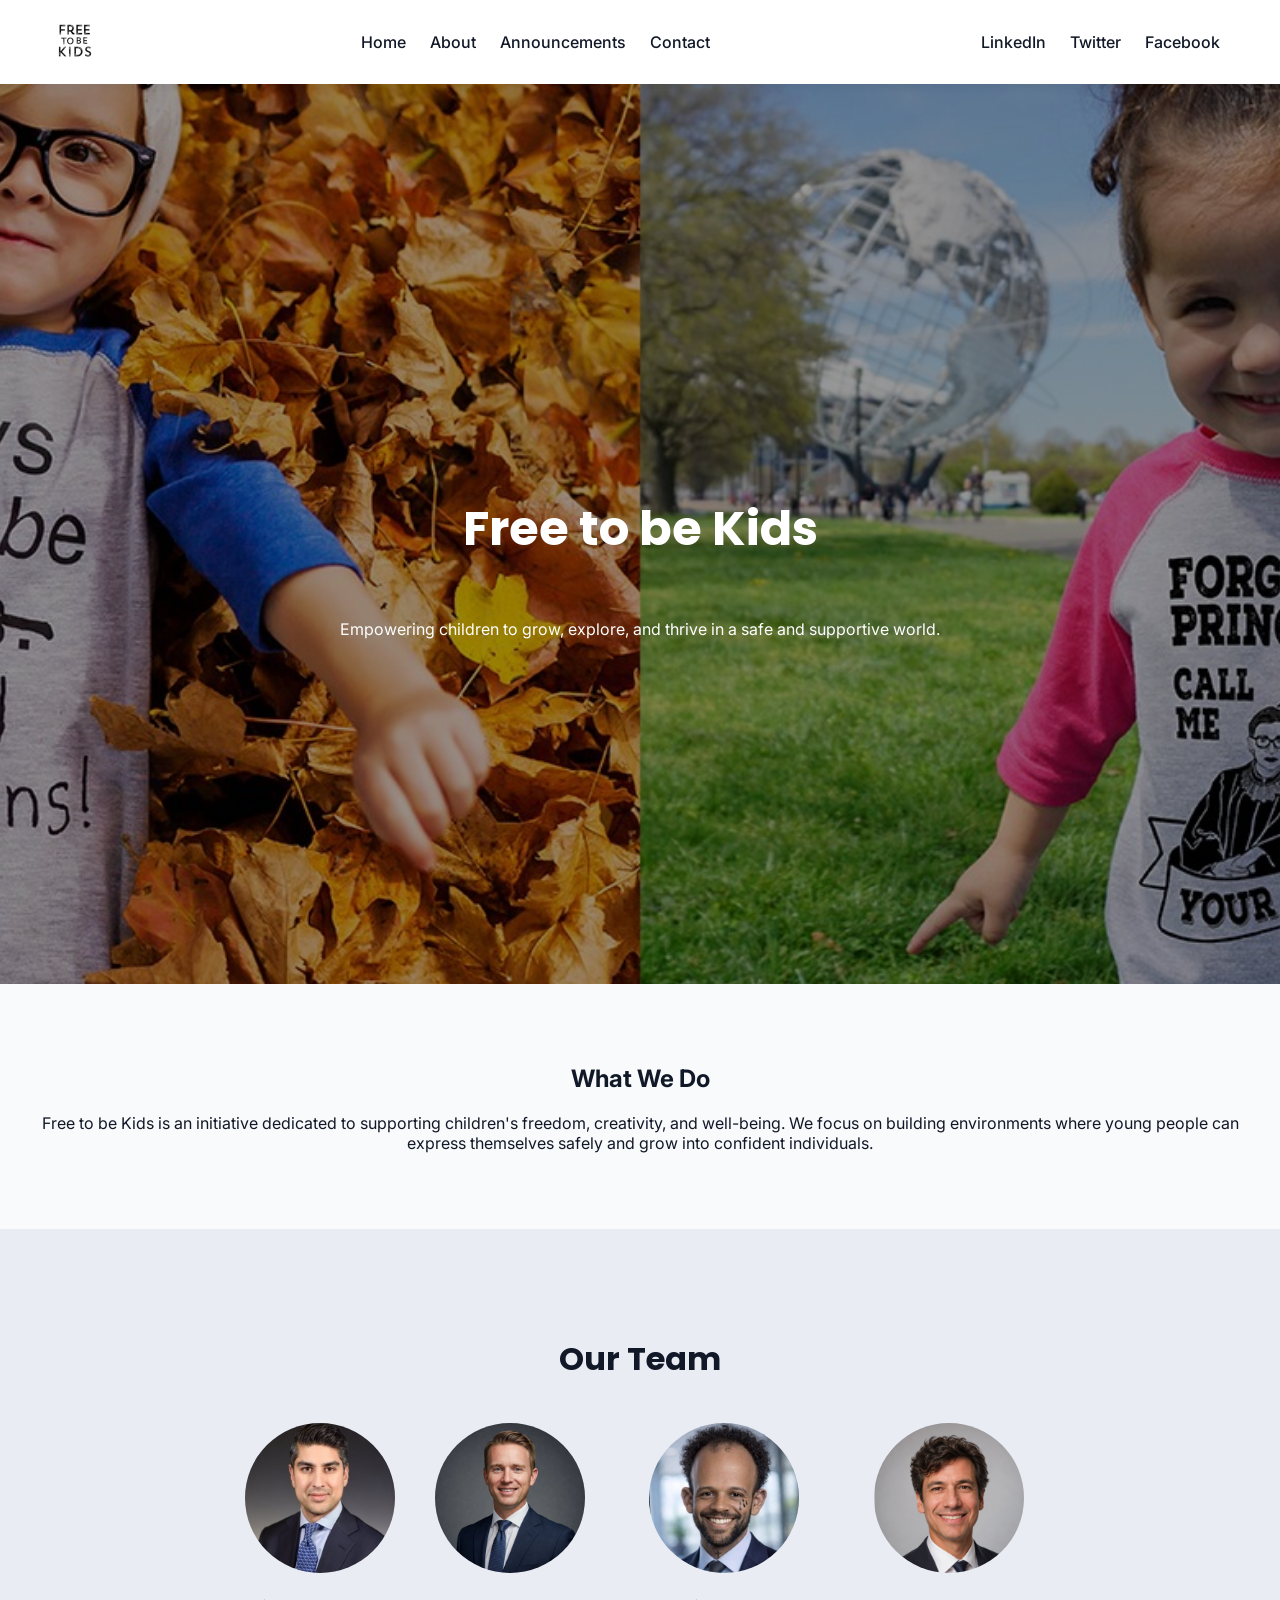
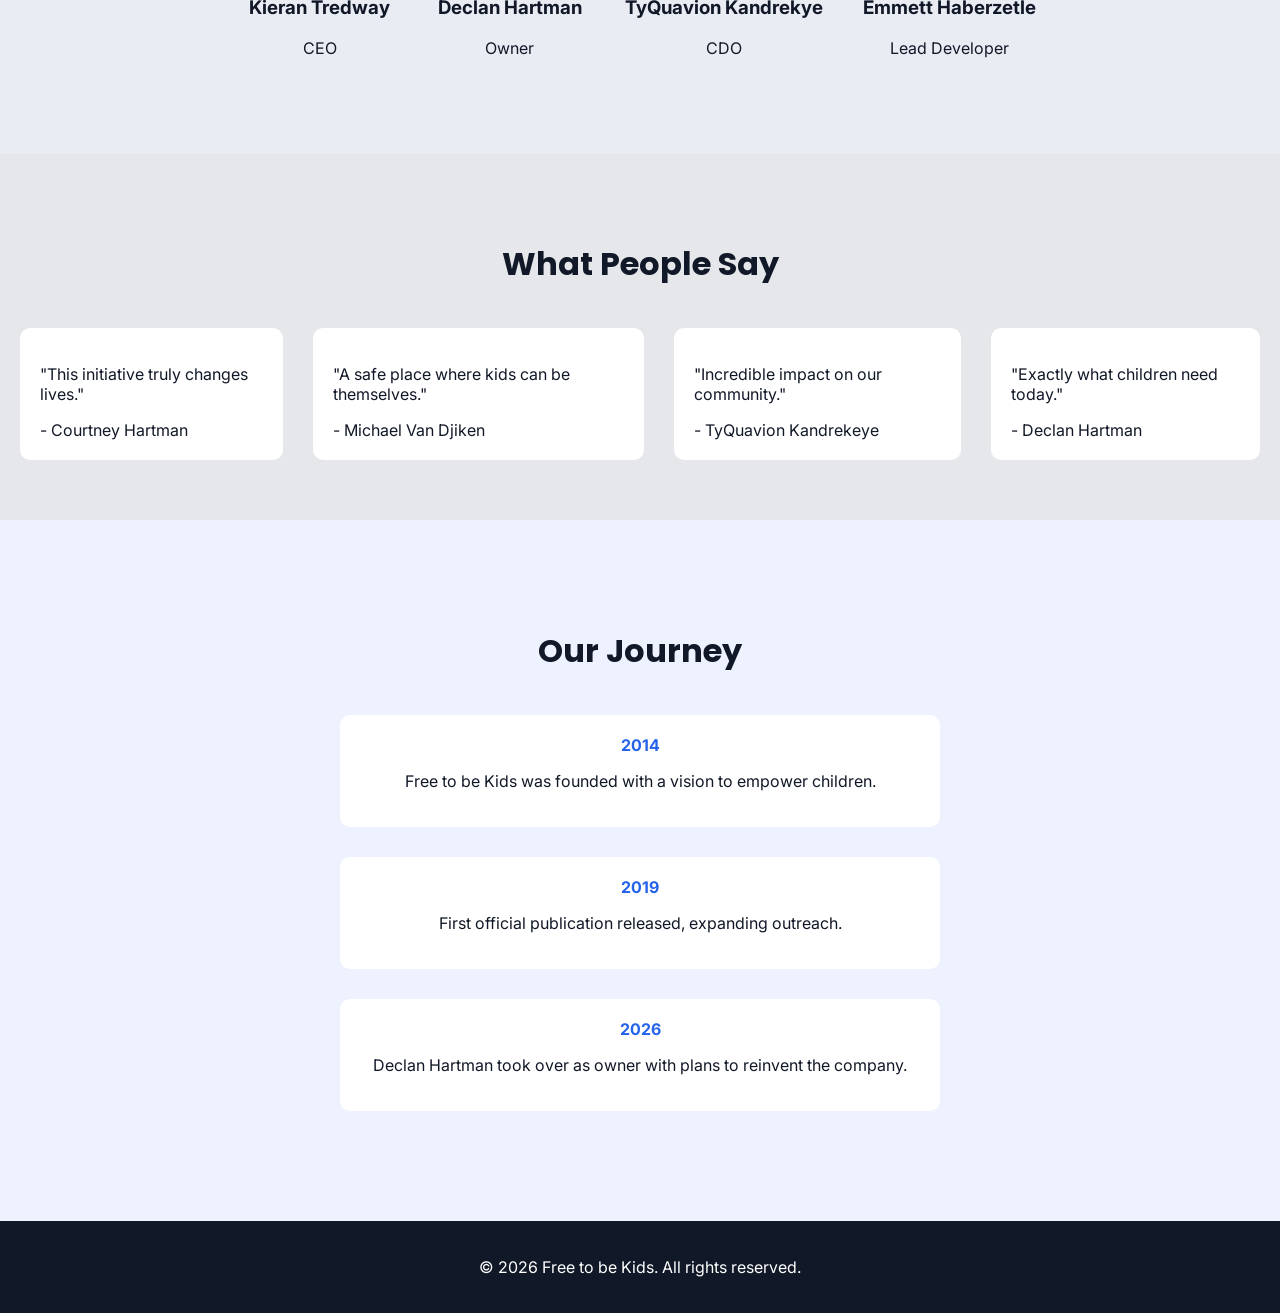
<file: index.html>
<!DOCTYPE html>
<html lang="en">
<head>
    <meta charset="UTF-8">
    <meta name="viewport" content="width=device-width, initial-scale=1.0">
    <title>Free to be Kids</title>

    <!-- Fonts -->
    <link href="https://fonts.googleapis.com/css2?family=Poppins:wght@400;600&family=Inter:wght@300;400;500&display=swap" rel="stylesheet">

    <link rel="stylesheet" href="styles.css">
</head>

<body>

<!-- HEADER -->
<header>
    <div class="logo">
        <img src="assets/logo/free-to-be-kids-logo.jpg" alt="Free to be Kids Logo">
    </div>

    <nav>
        <a href="index.html">Home</a>
        <a href="about.html">About</a>
        <a href="announcments.html">Announcements</a>
        <a href="contact.html">Contact</a>
    </nav>

    <div class="socials">
        <a href="https://www.linkedin.com/company/free-to-be-kids">LinkedIn</a>
        <a href="#">Twitter</a>
        <a href="#">Facebook</a>
    </div>
</header>

<!-- HERO -->
<section class="hero">
    <div class="hero-bg" style="background-image: url('assets/graphics/hero1.jpg')"></div>

    <div class="hero-overlay">
        <h1>Free to be Kids</h1>
        <p>Empowering children to grow, explore, and thrive in a safe and supportive world.</p>
    </div>
</section>

<!-- ABOUT -->
<section class="about">
    <h2>What We Do</h2>
    <p>
        Free to be Kids is an initiative dedicated to supporting children's freedom,
        creativity, and well-being. We focus on building environments where young people
        can express themselves safely and grow into confident individuals.
    </p>
</section>

<!-- TEAM -->
<section class="team fade-in">
    <h2 class="section-title">Our Team</h2>

    <div class="team-container">
        <div class="member">
            <img src="assets/team/kieran-tredway.jpg">
            <h3>Kieran Tredway</h3>
            <p>CEO</p>
        </div>

        <div class="member">
            <img src="assets/team/declan-hartman.jpg">
            <h3>Declan Hartman</h3>
            <p>Owner</p>
        </div>

        <div class="member">
            <img src="assets/team/tyquavion-kandrekeye.jpg">
            <h3>TyQuavion Kandrekye</h3>
            <p>CDO</p>
        </div>

        <div class="member">
            <img src="assets/team/emmett-haberzetle.jpg">
            <h3>Emmett Haberzetle</h3>
            <p>Lead Developer</p>
        </div>
    </div>
</section>

<!-- TESTIMONIALS -->
<section class="testimonials fade-in">
    <h2 class="section-title">What People Say</h2>

    <div class="testimonial-container">
        <div class="testimonial">
            <p>"This initiative truly changes lives."</p>
            <span>- Courtney Hartman</span>
        </div>

        <div class="testimonial">
            <p>"A safe place where kids can be themselves."</p>
            <span>- Michael Van Djiken</span>
        </div>

        <div class="testimonial">
            <p>"Incredible impact on our community."</p>
            <span>- TyQuavion Kandrekeye</span>
        </div>

        <div class="testimonial">
            <p>"Exactly what children need today."</p>
            <span>- Declan Hartman</span>
        </div>
    </div>
</section>

<!-- TIMELINE -->
<section class="timeline fade-in">
    <h2 class="section-title">Our Journey</h2>

    <div class="timeline-container">
        <div class="timeline-item">
            <span class="year">2014</span>
            <p>Free to be Kids was founded with a vision to empower children.</p>
        </div>

        <div class="timeline-item">
            <span class="year">2019</span>
            <p>First official publication released, expanding outreach.</p>
        </div>

        <div class="timeline-item">
            <span class="year">2026</span>
            <p>Declan Hartman took over as owner with plans to reinvent the company.</p>
        </div>
    </div>
</section>

<!-- FOOTER -->
<footer>
    <p>© 2026 Free to be Kids. All rights reserved.</p>
</footer>

<script src="script.js"></script>
</body>
</html>
</file>
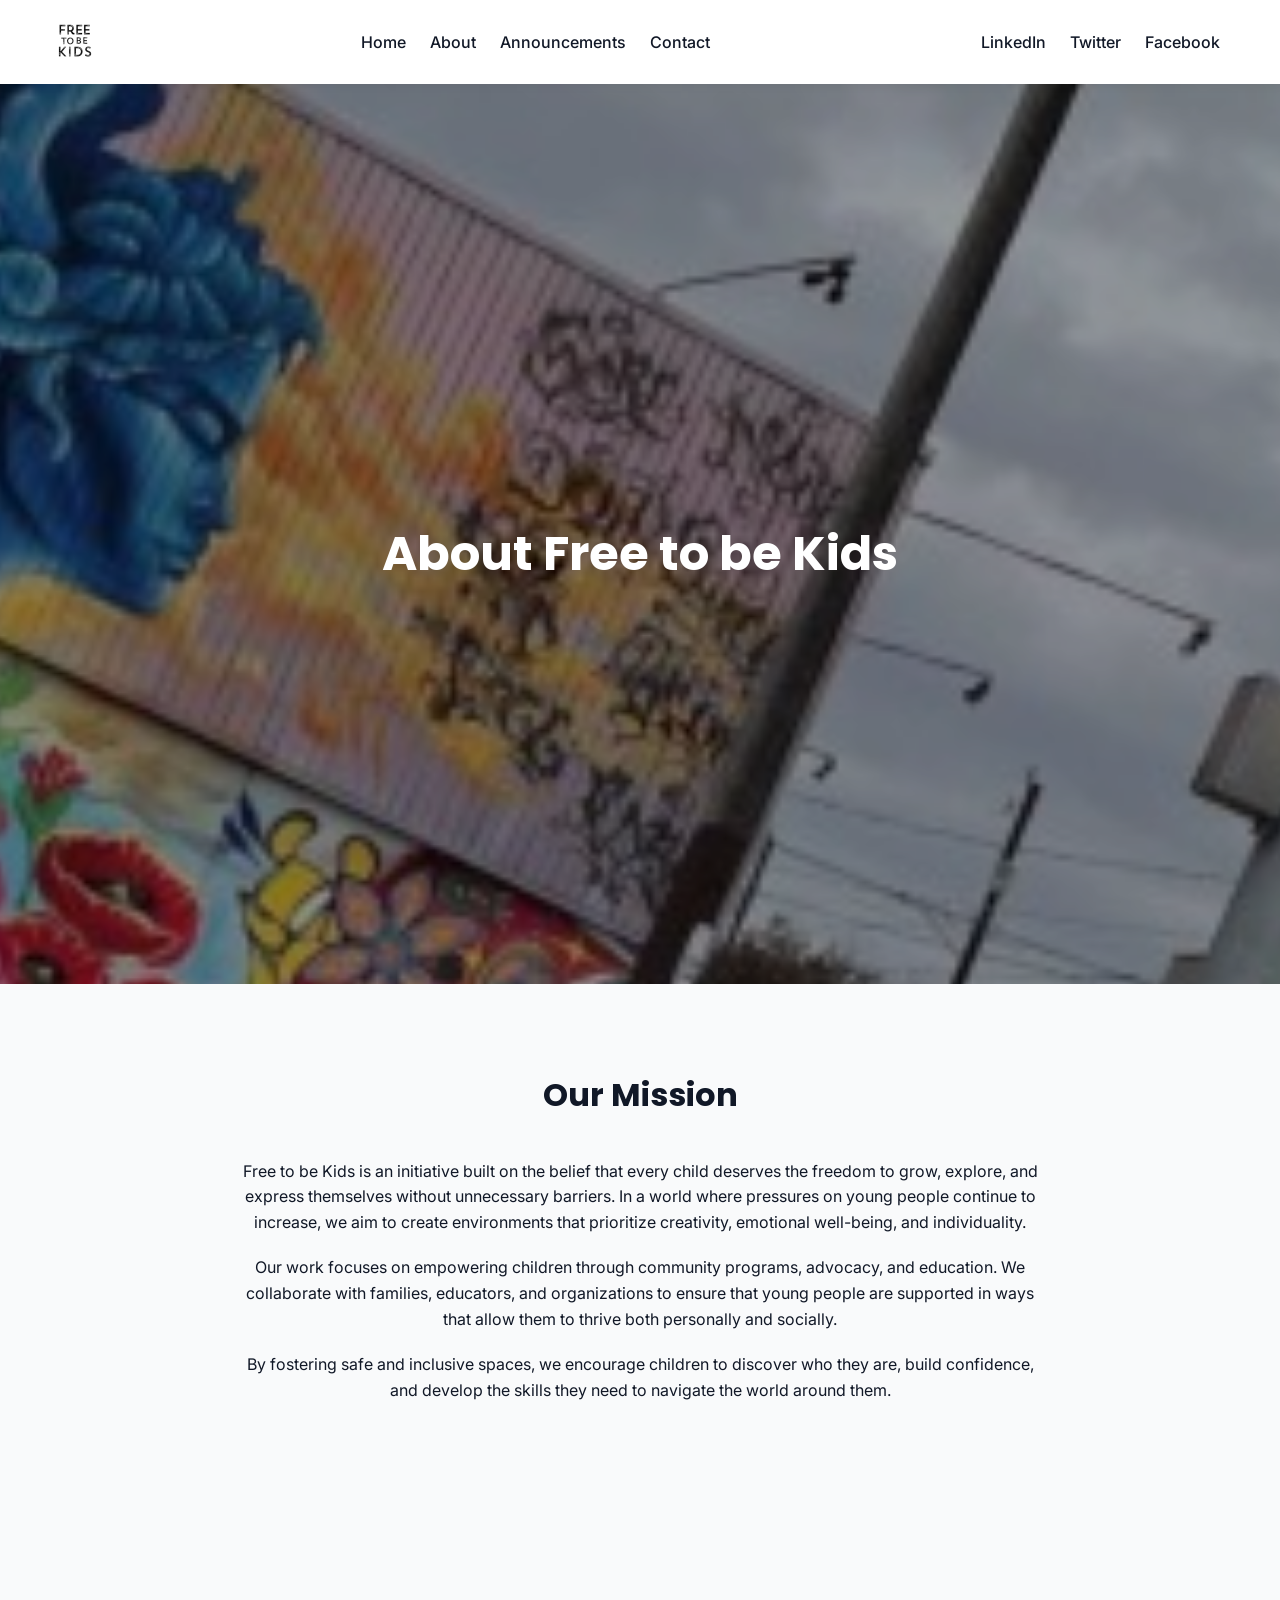
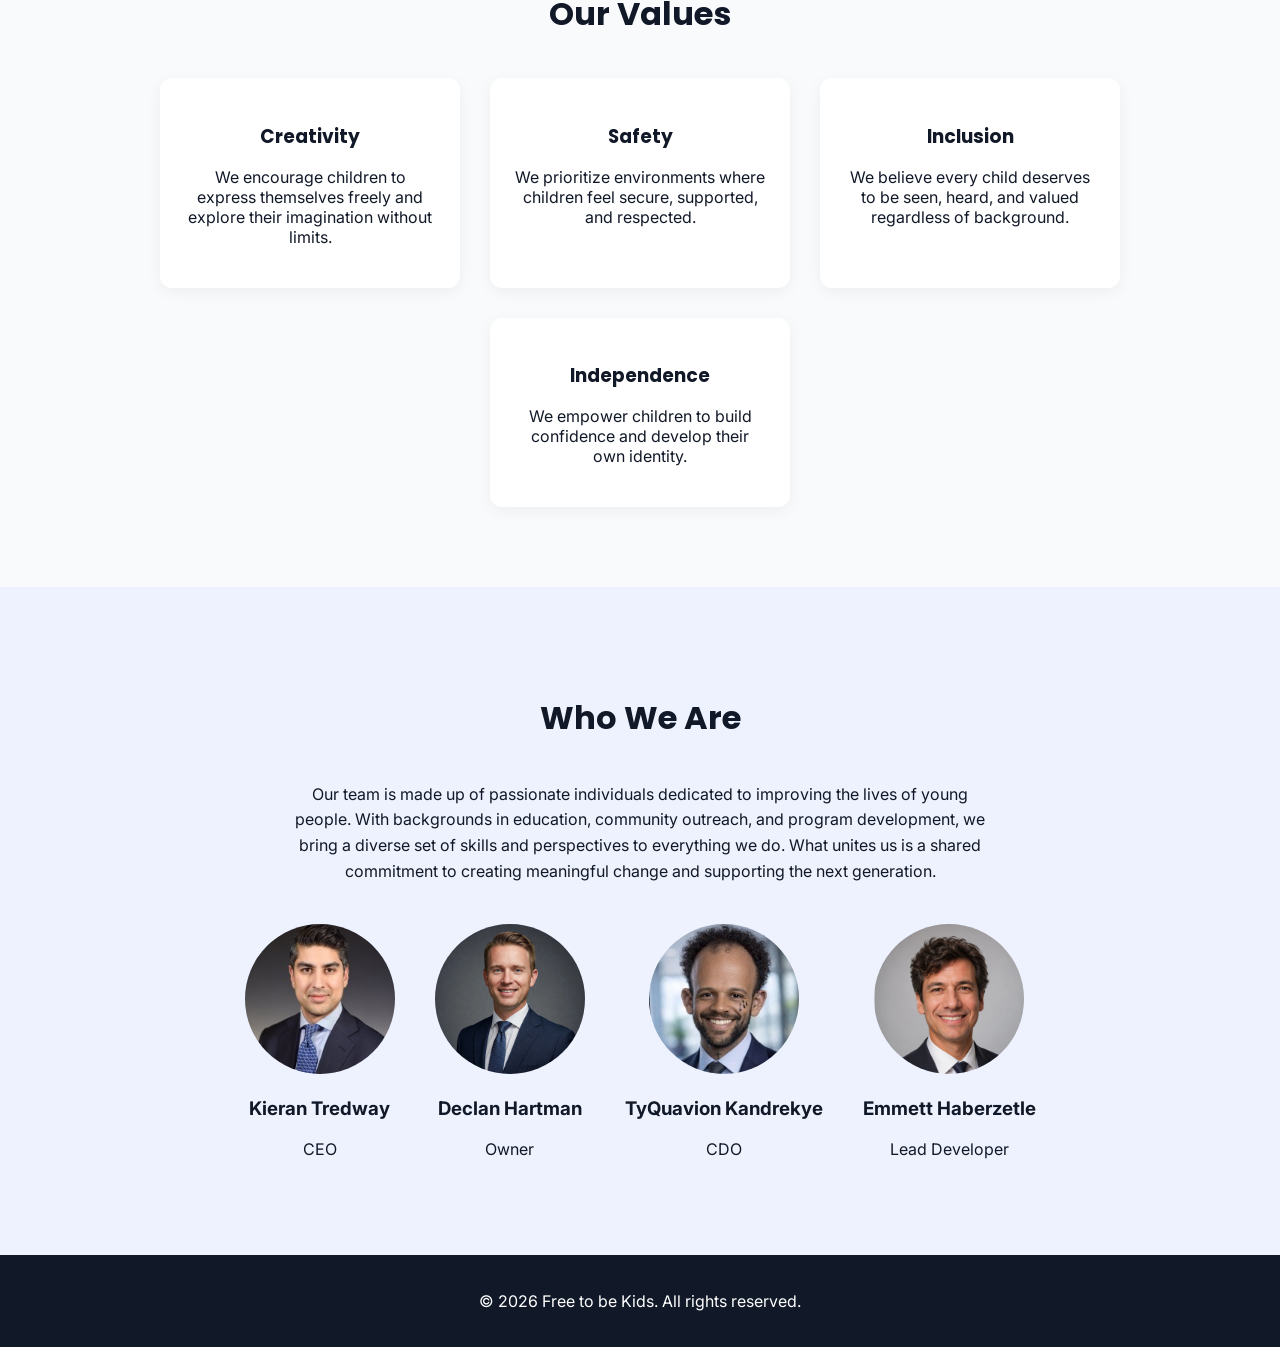
<file: about.html>
<!DOCTYPE html>
<html lang="en">
<head>
    <meta charset="UTF-8">
    <meta name="viewport" content="width=device-width, initial-scale=1.0">
    <title>About | Free to be Kids</title>

    <!-- Fonts -->
    <link href="https://fonts.googleapis.com/css2?family=Poppins:wght@400;600&family=Inter:wght@300;400;500&display=swap" rel="stylesheet">

    <link rel="stylesheet" href="styles.css">
</head>

<body>

<!-- HEADER -->
<header>
    <div class="logo">
        <img src="assets/logo/free-to-be-kids-logo.jpg" alt="Free to be Kids Logo">
    </div>

    <nav>
        <a href="index.html">Home</a>
        <a href="about.html">About</a>
        <a href="announcments.html">Announcements</a>
        <a href="contact.html">Contact</a>
    </nav>

    <div class="socials">
        <a href="https://www.linkedin.com/company/free-to-be-kids">LinkedIn</a>
        <a href="#">Twitter</a>
        <a href="#">Facebook</a>
    </div>
</header>

<!-- HERO -->
<section class="hero">
    <div class="hero-bg" style="background-image: url('assets/graphics/hero2.jpg')"></div>

    <div class="hero-overlay">
        <h1>About Free to be Kids</h1>
    </div>
</section>

<!-- LONG DESCRIPTION -->
<section class="about-content fade-in">
    <h2 class="section-title">Our Mission</h2>

    <p>
        Free to be Kids is an initiative built on the belief that every child deserves
        the freedom to grow, explore, and express themselves without unnecessary
        barriers. In a world where pressures on young people continue to increase,
        we aim to create environments that prioritize creativity, emotional well-being,
        and individuality.
    </p>

    <p>
        Our work focuses on empowering children through community programs,
        advocacy, and education. We collaborate with families, educators, and
        organizations to ensure that young people are supported in ways that allow
        them to thrive both personally and socially.
    </p>

    <p>
        By fostering safe and inclusive spaces, we encourage children to discover
        who they are, build confidence, and develop the skills they need to navigate
        the world around them.
    </p>
</section>

<!-- VALUES -->
<section class="values fade-in">
    <h2 class="section-title">Our Values</h2>

    <div class="values-container">
        <div class="value-card">
            <h3>Creativity</h3>
            <p>We encourage children to express themselves freely and explore their imagination without limits.</p>
        </div>

        <div class="value-card">
            <h3>Safety</h3>
            <p>We prioritize environments where children feel secure, supported, and respected.</p>
        </div>

        <div class="value-card">
            <h3>Inclusion</h3>
            <p>We believe every child deserves to be seen, heard, and valued regardless of background.</p>
        </div>

        <div class="value-card">
            <h3>Independence</h3>
            <p>We empower children to build confidence and develop their own identity.</p>
        </div>
    </div>
</section>

<!-- TEAM BLURB -->
<section class="team-about fade-in">
    <h2 class="section-title">Who We Are</h2>

    <p class="team-description">
        Our team is made up of passionate individuals dedicated to improving the
        lives of young people. With backgrounds in education, community outreach,
        and program development, we bring a diverse set of skills and perspectives
        to everything we do. What unites us is a shared commitment to creating
        meaningful change and supporting the next generation.
    </p>

    <div class="team-container">
        <div class="member">
            <img src="assets/team/kieran-tredway.jpg">
            <h3>Kieran Tredway</h3>
            <p>CEO</p>
        </div>

        <div class="member">
            <img src="assets/team/declan-hartman.jpg">
            <h3>Declan Hartman</h3>
            <p>Owner</p>
        </div>

        <div class="member">
            <img src="assets/team/tyquavion-kandrekeye.jpg">
            <h3>TyQuavion Kandrekye</h3>
            <p>CDO</p>
        </div>

        <div class="member">
            <img src="assets/team/emmett-haberzetle.jpg">
            <h3>Emmett Haberzetle</h3>
            <p>Lead Developer</p>
        </div>
    </div>
</section>

<!-- FOOTER -->
<footer>
    <p>© 2026 Free to be Kids. All rights reserved.</p>
</footer>

<script src="script.js"></script>
</body>
</html>
</file>
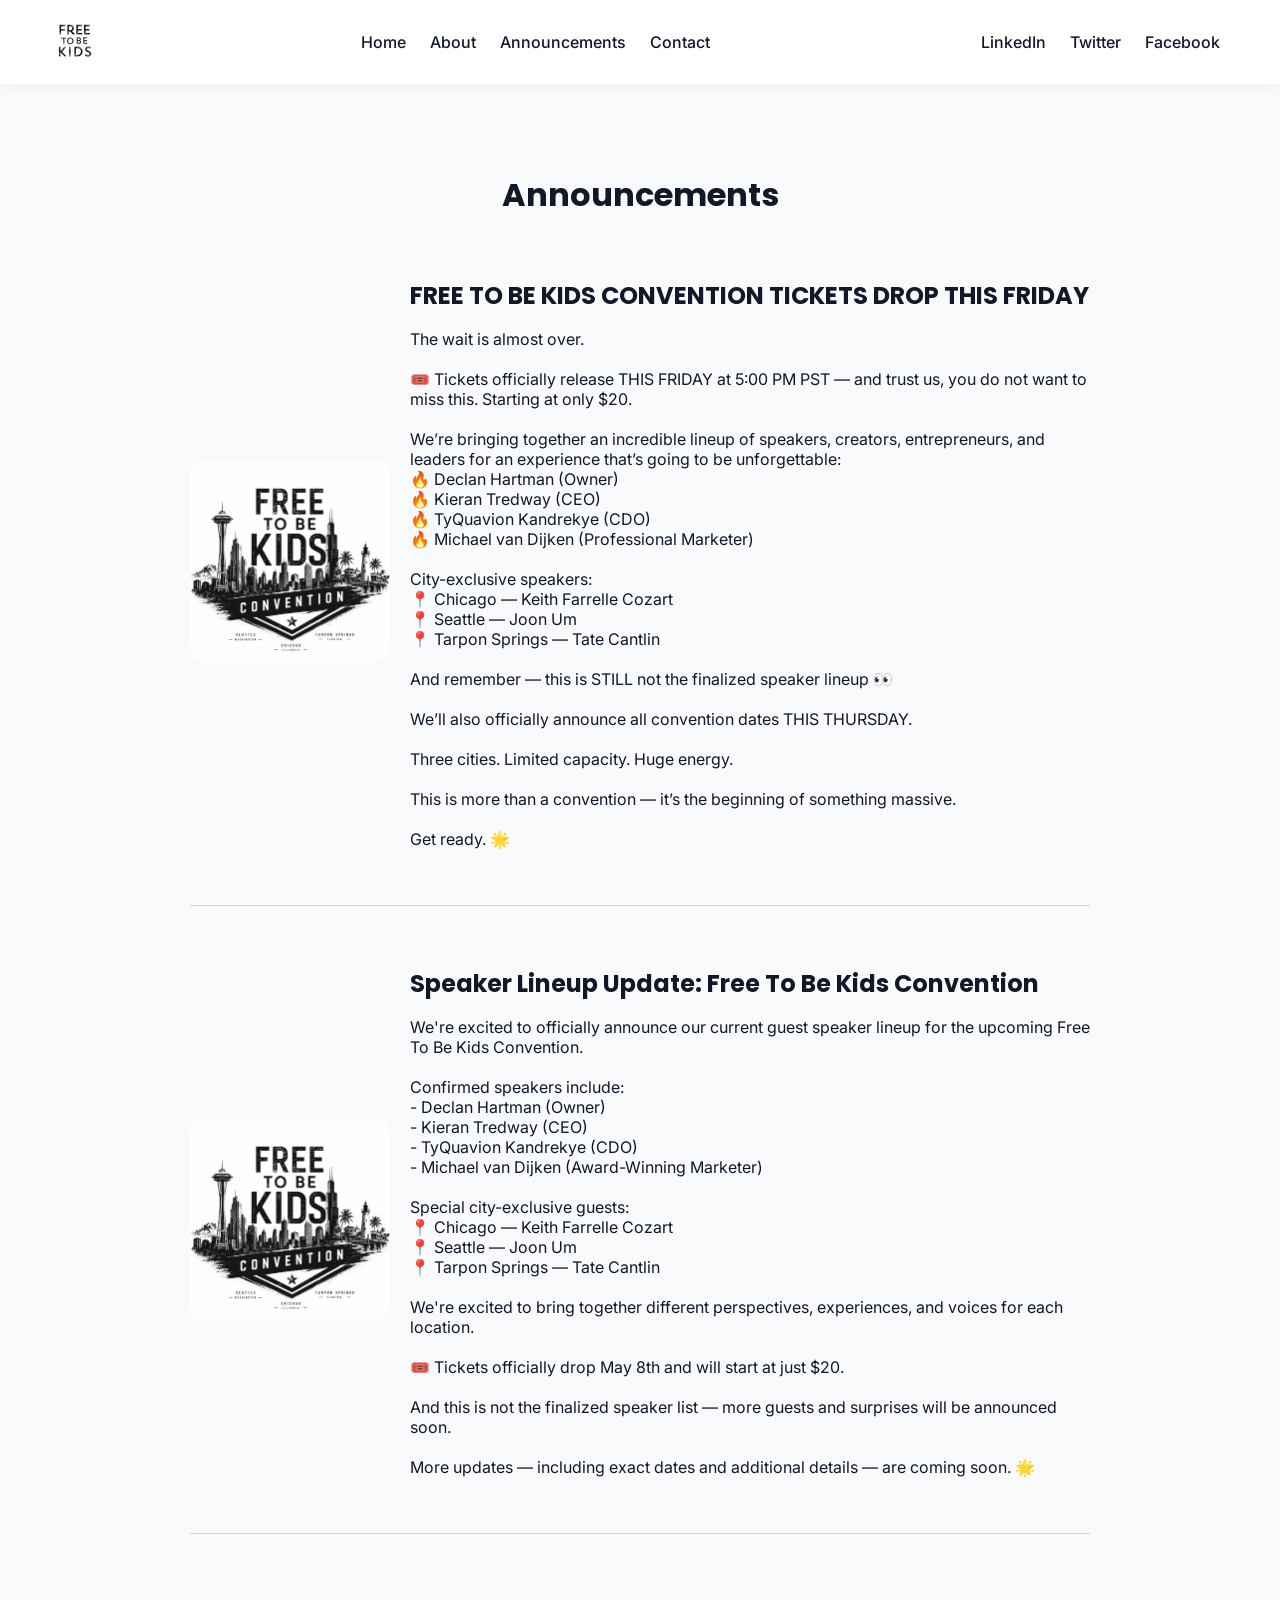
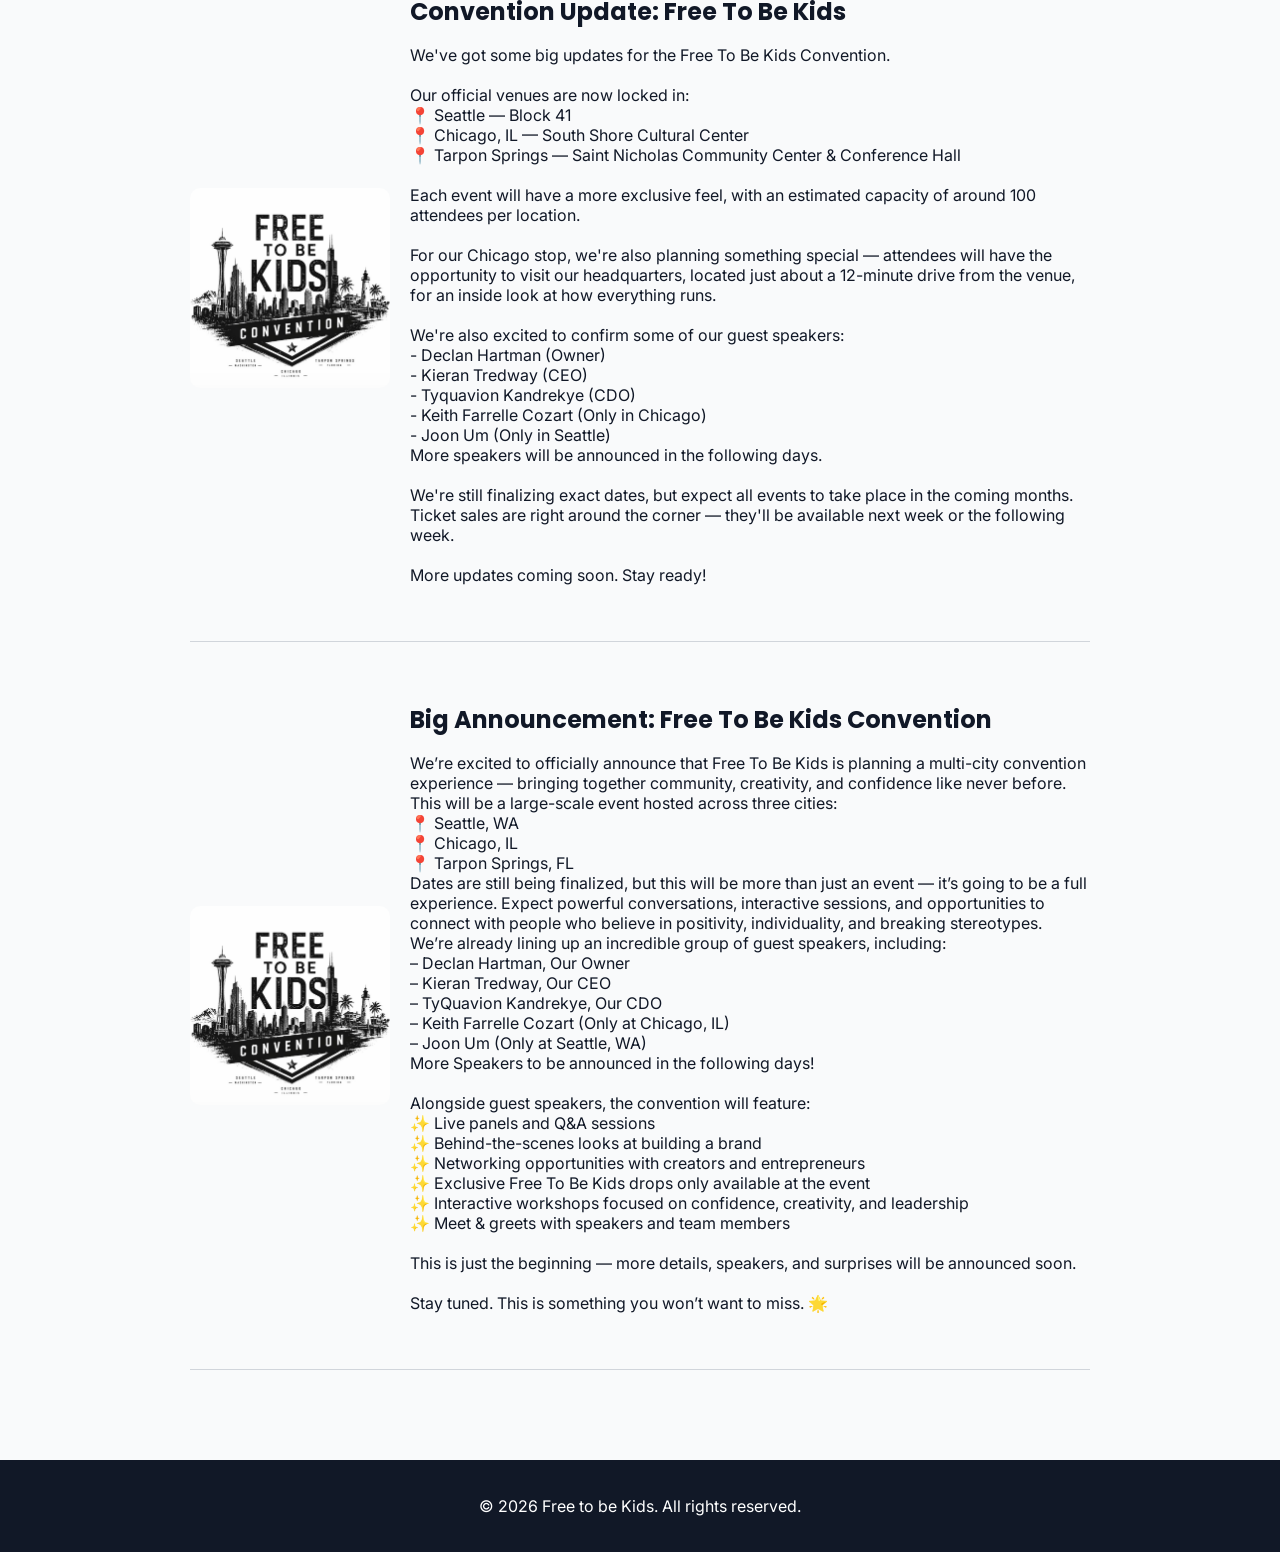
<file: announcments.html>
<!DOCTYPE html>
<html lang="en">
<head>
    <meta charset="UTF-8">
    <meta name="viewport" content="width=device-width, initial-scale=1.0">
    <title>Announcements | Free to be Kids</title>

    <!-- Fonts -->
    <link href="https://fonts.googleapis.com/css2?family=Poppins:wght@400;600&family=Inter:wght@300;400;500&display=swap" rel="stylesheet">

    <link rel="stylesheet" href="styles.css">
</head>

<body>

<!-- HEADER -->
<header>
    <div class="logo">
        <img src="assets/logo/free-to-be-kids-logo.jpg" alt="Free to be Kids Logo">
    </div>

    <nav>
        <a href="index.html">Home</a>
        <a href="about.html">About</a>
        <a href="announcments.html">Announcements</a>
        <a href="contact.html">Contact</a>
    </nav>

    <div class="socials">
        <a href="https://www.linkedin.com/company/free-to-be-kids">LinkedIn</a>
        <a href="#">Twitter</a>
        <a href="#">Facebook</a>
    </div>
</header>

<!-- ANNOUNCEMENTS -->
<section class="announcements">

    <h1 class="section-title">Announcements</h1>

    <!-- ===== COPY THIS BLOCK TO ADD NEW ANNOUNCEMENTS ===== -->

    <div class="announcement fade-in">
        <img src="assets/graphics/ftbk-convention-image.jpg" alt="Announcement Image">
        <div class="announcement-content">
            <h2>FREE TO BE KIDS CONVENTION TICKETS DROP THIS FRIDAY</h2>
            <p>
                The wait is almost over.<br><br>

                🎟️ Tickets officially release THIS FRIDAY at 5:00 PM PST — and trust us, you do not want to miss this. Starting at only $20.<br><br>

                We’re bringing together an incredible lineup of speakers, creators, entrepreneurs, and leaders for an experience that’s going to be unforgettable:<br>
                🔥 Declan Hartman (Owner)<br>
                🔥 Kieran Tredway (CEO)<br>
                🔥 TyQuavion Kandrekye (CDO)<br>
                🔥 Michael van Dijken (Professional Marketer)<br><br>

                City-exclusive speakers:<br>
                📍 Chicago — Keith Farrelle Cozart<br>
                📍 Seattle — Joon Um<br>
                📍 Tarpon Springs — Tate Cantlin<br><br>

                And remember — this is STILL not the finalized speaker lineup 👀<br><br>

                We’ll also officially announce all convention dates THIS THURSDAY.<br><br>

                Three cities. Limited capacity. Huge energy.<br><br>

                This is more than a convention — it’s the beginning of something massive.<br><br>

                Get ready. 🌟
            </p>
        </div>
    </div>

    <hr>

    <div class="announcement fade-in">
        <img src="assets/graphics/ftbk-convention-image.jpg" alt="Announcement Image">
        <div class="announcement-content">
            <h2>Speaker Lineup Update: Free To Be Kids Convention</h2>
            <p>
                We're excited to officially announce our current guest speaker lineup for the upcoming Free To Be Kids Convention.<br><br>

                Confirmed speakers include:<br>
                - Declan Hartman (Owner)<br>
                - Kieran Tredway (CEO)<br>
                - TyQuavion Kandrekye (CDO)<br>
                - Michael van Dijken (Award-Winning Marketer)<br><br>

                Special city-exclusive guests:<br>
                📍 Chicago — Keith Farrelle Cozart<br>
                📍 Seattle — Joon Um<br>
                📍 Tarpon Springs — Tate Cantlin<br><br>

                We're excited to bring together different perspectives, experiences, and voices for each location.<br><br>

                🎟️ Tickets officially drop May 8th and will start at just $20.<br><br>

                And this is not the finalized speaker list — more guests and surprises will be announced soon.<br><br>

                More updates — including exact dates and additional details — are coming soon. 🌟
            </p>
        </div>
    </div>

    <hr>

    <div class="announcement fade-in">
        <img src="assets/graphics/ftbk-convention-image.jpg" alt="Announcement Image">
        <div class="announcement-content">
            <h2>Convention Update: Free To Be Kids</h2>
            <p>
                We've got some big updates for the Free To Be Kids Convention.<br><br>

                Our official venues are now locked in:<br>
                📍 Seattle — Block 41<br>
                📍 Chicago, IL — South Shore Cultural Center<br>
                📍 Tarpon Springs — Saint Nicholas Community Center & Conference Hall<br><br>

                Each event will have a more exclusive feel, with an estimated capacity of around 100 attendees per location.<br><br>

                For our Chicago stop, we're also planning something special — attendees will have the opportunity to visit our headquarters, located just about a 12-minute drive from the venue, for an inside look at how everything runs.<br><br>

                We're also excited to confirm some of our guest speakers:<br>
                - Declan Hartman (Owner)<br>
                - Kieran Tredway (CEO)<br>
                - Tyquavion Kandrekye (CDO)<br>
                - Keith Farrelle Cozart (Only in Chicago)<br>
                - Joon Um (Only in Seattle)<br>
                More speakers will be announced in the following days.<br><br>

                We're still finalizing exact dates, but expect all events to take place in the coming months. Ticket sales are right around the corner — they'll be available next week or the following week.<br><br>

                More updates coming soon. Stay ready!
            </p>
        </div>
    </div>

    <hr>

    <div class="announcement fade-in">
        <img src="assets/graphics/ftbk-convention-image.jpg" alt="Announcement Image">
        <div class="announcement-content">
            <h2>Big Announcement: Free To Be Kids Convention</h2>
            <p>
                We’re excited to officially announce that Free To Be Kids is planning a multi-city convention experience — bringing together community, creativity, and confidence like never before.<br>
                This will be a large-scale event hosted across three cities:<br>
                📍 Seattle, WA<br>
                📍 Chicago, IL<br>
                📍 Tarpon Springs, FL<br>
                Dates are still being finalized, but this will be more than just an event — it’s going to be a full experience. Expect powerful conversations, interactive sessions, and opportunities to connect with people who believe in positivity, individuality, and breaking stereotypes.<br>
                We’re already lining up an incredible group of guest speakers, including:<br>
                – Declan Hartman, Our Owner<br>
                – Kieran Tredway, Our CEO<br>
                – TyQuavion Kandrekye, Our CDO<br>
                – Keith Farrelle Cozart (Only at Chicago, IL)<br>
                – Joon Um (Only at Seattle, WA)<br>
                More Speakers to be announced in the following days!<br><br>

                Alongside guest speakers, the convention will feature:<br>
                ✨ Live panels and Q&A sessions<br>
                ✨ Behind-the-scenes looks at building a brand<br>
                ✨ Networking opportunities with creators and entrepreneurs<br>
                ✨ Exclusive Free To Be Kids drops only available at the event<br>
                ✨ Interactive workshops focused on confidence, creativity, and leadership<br>
                ✨ Meet & greets with speakers and team members<br><br>

                This is just the beginning — more details, speakers, and surprises will be announced soon.<br><br>

                Stay tuned. This is something you won’t want to miss. 🌟
            </p>
        </div>
    </div>

    <hr>

    <!-- ===== END COPY BLOCK ===== -->

</section>

<footer>
    <p>© 2026 Free to be Kids. All rights reserved.</p>
</footer>

<script src="script.js"></script>
</body>
</html>
</file>
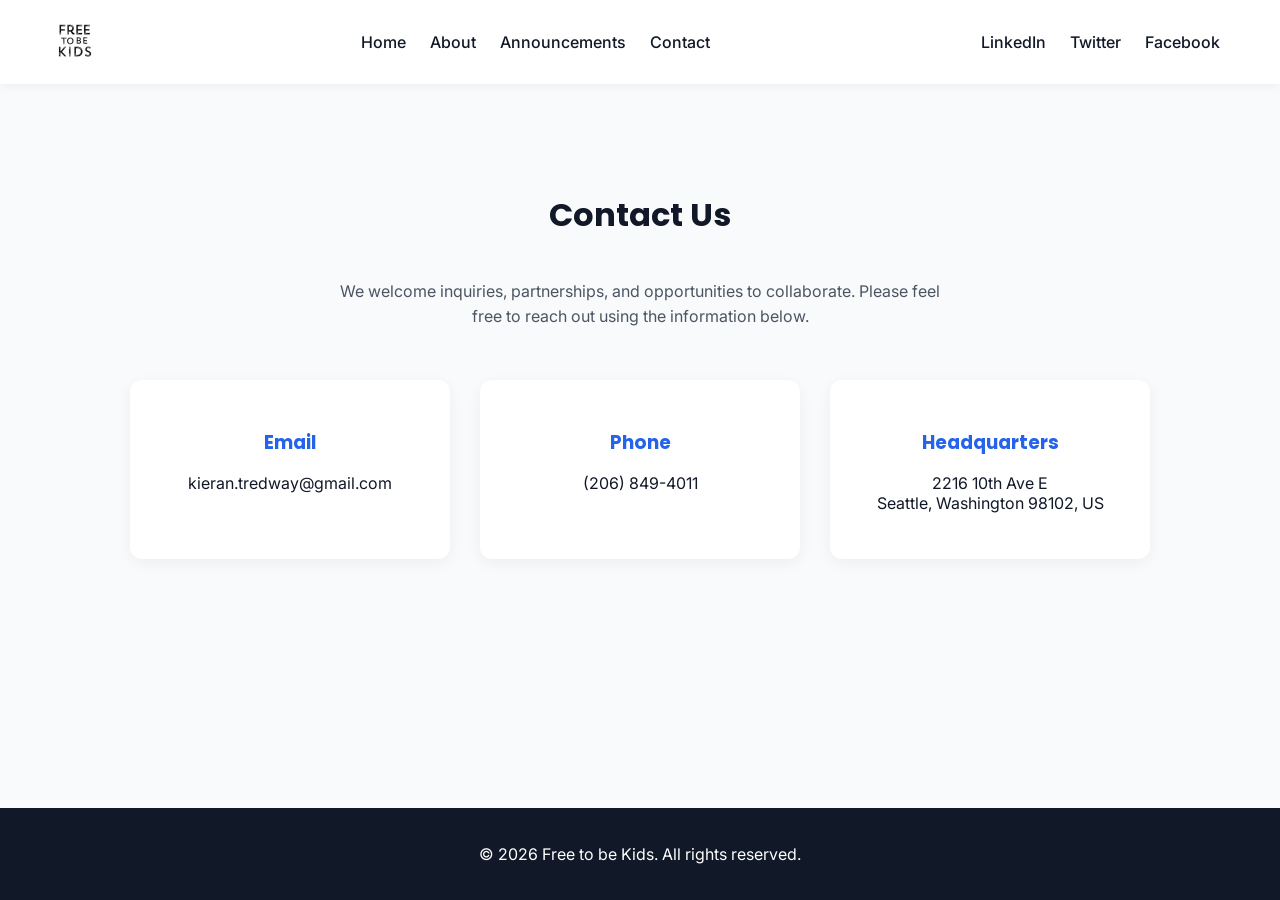
<file: contact.html>
<!DOCTYPE html>
<html lang="en">
<head>
    <meta charset="UTF-8">
    <meta name="viewport" content="width=device-width, initial-scale=1.0">
    <title>Contact | Free to be Kids</title>

    <!-- Fonts -->
    <link href="https://fonts.googleapis.com/css2?family=Poppins:wght@400;600&family=Inter:wght@300;400;500&display=swap" rel="stylesheet">

    <link rel="stylesheet" href="styles.css">
</head>

<body class="contact-page">

<!-- HEADER -->
<header>
    <div class="logo">
        <img src="assets/logo/free-to-be-kids-logo.jpg" alt="Free to be Kids Logo">
    </div>

    <nav>
        <a href="index.html">Home</a>
        <a href="about.html">About</a>
        <a href="announcments.html">Announcements</a>
        <a href="contact.html">Contact</a>
    </nav>

    <div class="socials">
        <a href="https://www.linkedin.com/company/free-to-be-kids">LinkedIn</a>
        <a href="#">Twitter</a>
        <a href="#">Facebook</a>
    </div>
</header>

<!-- CONTACT SECTION -->
<section class="contact fade-in">

    <h1 class="section-title">Contact Us</h1>

    <p class="contact-subtext">
        We welcome inquiries, partnerships, and opportunities to collaborate.
        Please feel free to reach out using the information below.
    </p>

    <div class="contact-container">

        <div class="contact-card">
            <h3>Email</h3>
            <p>kieran.tredway@gmail.com</p>
        </div>

        <div class="contact-card">
            <h3>Phone</h3>
            <p>(206) 849-4011</p>
        </div>

        <div class="contact-card">
            <h3>Headquarters</h3>
            <p>
                2216 10th Ave E<br>
                Seattle, Washington 98102, US
            </p>
        </div>

    </div>

</section>

<!-- FOOTER -->
<footer>
    <p>© 2026 Free to be Kids. All rights reserved.</p>
</footer>

<script src="script.js"></script>
</body>
</html>
</file>
<file: styles.css>
body {
    margin: 0;
    font-family: 'Inter', sans-serif;
    background: #F9FAFB;
    color: #111827;
}

/* GLOBAL */
.section-title {
    text-align: center;
    font-family: 'Poppins', sans-serif;
    font-size: 2rem;
    margin-bottom: 40px;
}

/* HEADER */
header {
    position: sticky;
    top: 0;
    z-index: 1000;

    display: flex;
    justify-content: space-between;
    align-items: center;
    padding: 15px 50px;
    background: white;
    box-shadow: 0 2px 10px rgba(0,0,0,0.05);
}

.logo img {
    height: 50px;
}

nav a, .socials a {
    margin: 0 10px;
    text-decoration: none;
    color: #111827;
    font-weight: 500;
}

nav a:hover, .socials a:hover {
    color: #2563EB;
}

/* HERO */
.hero {
    position: relative;
    height: 100vh;
    overflow: hidden;
}

/* BACKGROUND LAYER */
.hero-bg {
    position: absolute;
    top: -20%;
    left: 0;
    width: 100%;
    height: 140%;

    background-position: center;
    background-size: cover;
    background-repeat: no-repeat;

    z-index: 1;
}

/* DARK OVERLAY */
.hero::after {
    content: "";
    position: absolute;
    inset: 0;
    background: rgba(0,0,0,0.4);
    z-index: 2;
}

/* TEXT CONTENT */
.hero-overlay {
    position: relative;
    z-index: 3;

    height: 100%;
    display: flex;
    flex-direction: column;
    justify-content: center;
    align-items: center;

    text-align: center;
    color: white;
    padding: 20px;
}

.hero-overlay h1 {
    font-family: 'Poppins', sans-serif;
    font-size: 3rem;
}

.hero-overlay p {
    margin-top: 15px;
    max-width: 600px;
}

/* ABOUT */
.about {
    padding: 60px 20px;
    text-align: center;
}

/* TEAM */
.team {
    padding: 80px 20px;
    background: #EAECF4; /* subtle blue background */
}

.team-container {
    display: flex;
    justify-content: center;
    gap: 40px;
    flex-wrap: wrap;
}

.member {
    text-align: center;
    max-width: 200px;
}

.member img {
    width: 150px;
    border-radius: 50%;
    transition: transform 0.3s;
}

.member:hover img {
    transform: scale(1.05);
}

/* TESTIMONIALS */
.testimonials {
    padding: 60px 20px;
    background: #E5E7EB;
}

.testimonial-container {
    display: flex;
    justify-content: center;
    gap: 30px;
}

.testimonial {
    max-width: 300px;
    background: white;
    padding: 20px;
    border-radius: 10px;
}

/* ABOUT HERO */
.about-hero {
    text-align: center;
    padding: 80px 20px;
}

.about-hero h1 {
    font-family: 'Poppins', sans-serif;
    font-size: 2.5rem;
}

/* ABOUT CONTENT */
.about-content {
    max-width: 800px;
    margin: auto;
    padding: 60px 20px;
    text-align: center;
}

.about-content p {
    margin-bottom: 20px;
    line-height: 1.6;
}

/* TEAM ABOUT */
.team-about {
    padding: 80px 20px;
    background: #EEF2FF;
    text-align: center;
}

.team-description {
    max-width: 700px;
    margin: 0 auto 40px auto;
    line-height: 1.6;
}

/* VALUES */
.values {
    padding: 80px 20px;
    background: #F9FAFB;
    text-align: center;
}

.values-container {
    display: flex;
    justify-content: center;
    gap: 30px;
    flex-wrap: wrap;
}

.value-card {
    background: white;
    padding: 25px;
    border-radius: 12px;
    max-width: 250px;
    box-shadow: 0 4px 15px rgba(0,0,0,0.05);
    transition: transform 0.3s;
}

.value-card:hover {
    transform: translateY(-5px);
}

.value-card h3 {
    font-family: 'Poppins', sans-serif;
    margin-bottom: 10px;
}

/* TIMELINE */
.timeline {
    padding: 80px 20px;
    background: #EEF2FF;
    text-align: center;
}

.timeline-container {
    max-width: 600px;
    margin: auto;
    position: relative;
}

.timeline-item {
    margin: 30px 0;
    padding: 20px;
    background: white;
    border-radius: 10px;
    position: relative;
}

.year {
    display: block;
    font-weight: bold;
    color: #2563EB;
    margin-bottom: 10px;
}

/* ANNOUNCEMENTS */
.announcements {
    max-width: 900px;
    margin: auto;
    padding: 60px 20px;
}

/* Individual Announcement */
.announcement {
    display: flex;
    gap: 20px;
    margin: 40px 0;
    align-items: center;
}

.announcement img {
    width: 200px;
    border-radius: 10px;
    object-fit: cover;
}

.announcement-content h2 {
    font-family: 'Poppins', sans-serif;
    margin-bottom: 10px;
}

/* Divider Line */
hr {
    border: none;
    height: 1px;
    background: #D1D5DB;
    margin: 30px 0;
}

/* CONTACT */
.contact {
    padding: 80px 20px;
    text-align: center;
    background: #F9FAFB;
}

.contact-subtext {
    max-width: 600px;
    margin: 0 auto 50px auto;
    color: #4B5563;
    line-height: 1.6;
}

/* Contact Cards */
.contact-page {
    display: flex;
    flex-direction: column;
    min-height: 100vh;
}

.contact-page .contact {
    flex: 1;
}

.contact-container {
    display: flex;
    justify-content: center;
    gap: 30px;
    flex-wrap: wrap;
}

.contact-card {
    background: white;
    padding: 30px;
    border-radius: 12px;
    width: 260px;
    box-shadow: 0 4px 15px rgba(0,0,0,0.05);
    transition: transform 0.3s;
}

.contact-card:hover {
    transform: translateY(-5px);
}

.contact-card h3 {
    font-family: 'Poppins', sans-serif;
    margin-bottom: 10px;
    color: #2563EB;
}

.contact-card p {
    color: #111827;
}

/* ANIMATIONS */
.fade-in {
    opacity: 0;
    transform: translateY(30px);
    transition: all 0.8s ease;
}

.fade-in.visible {
    opacity: 1;
    transform: translateY(0);
}

/* FOOTER */
footer {
    text-align: center;
    padding: 20px;
    background: #111827;
    color: white;
}
</file>
